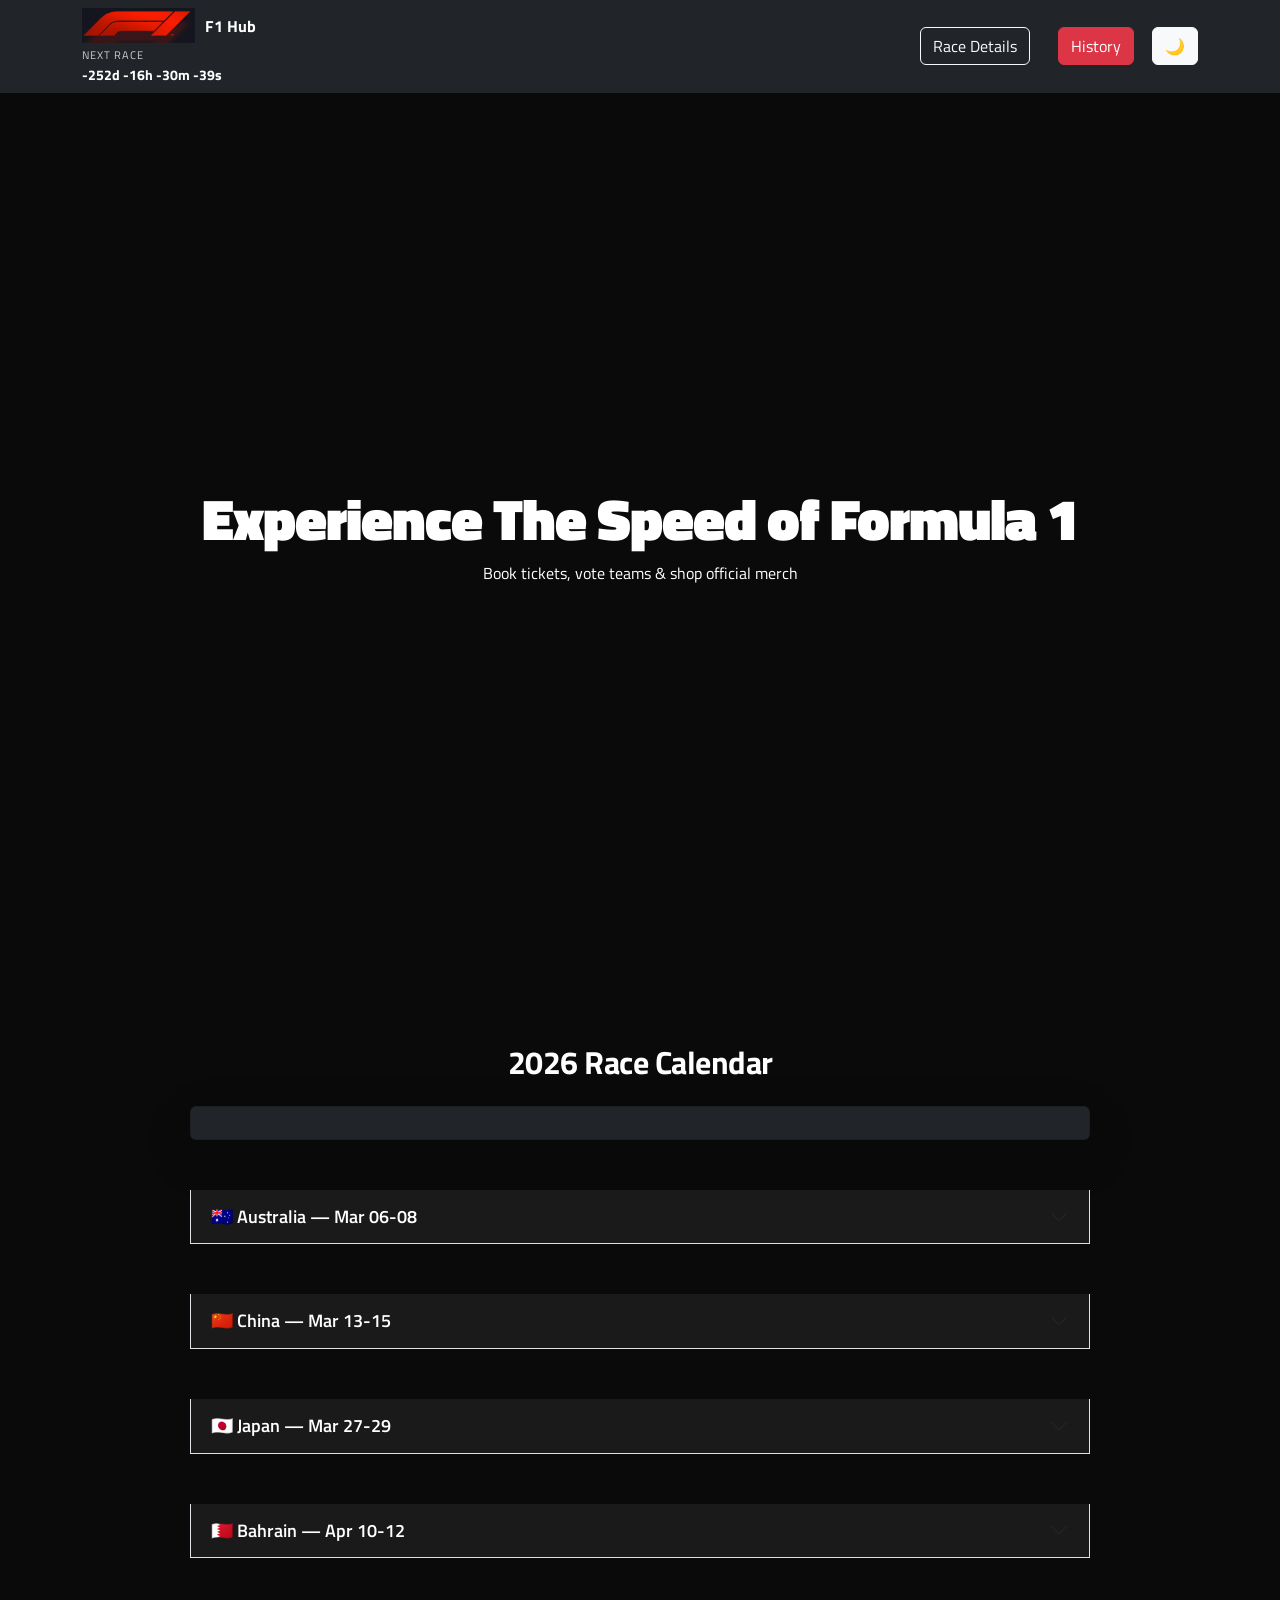
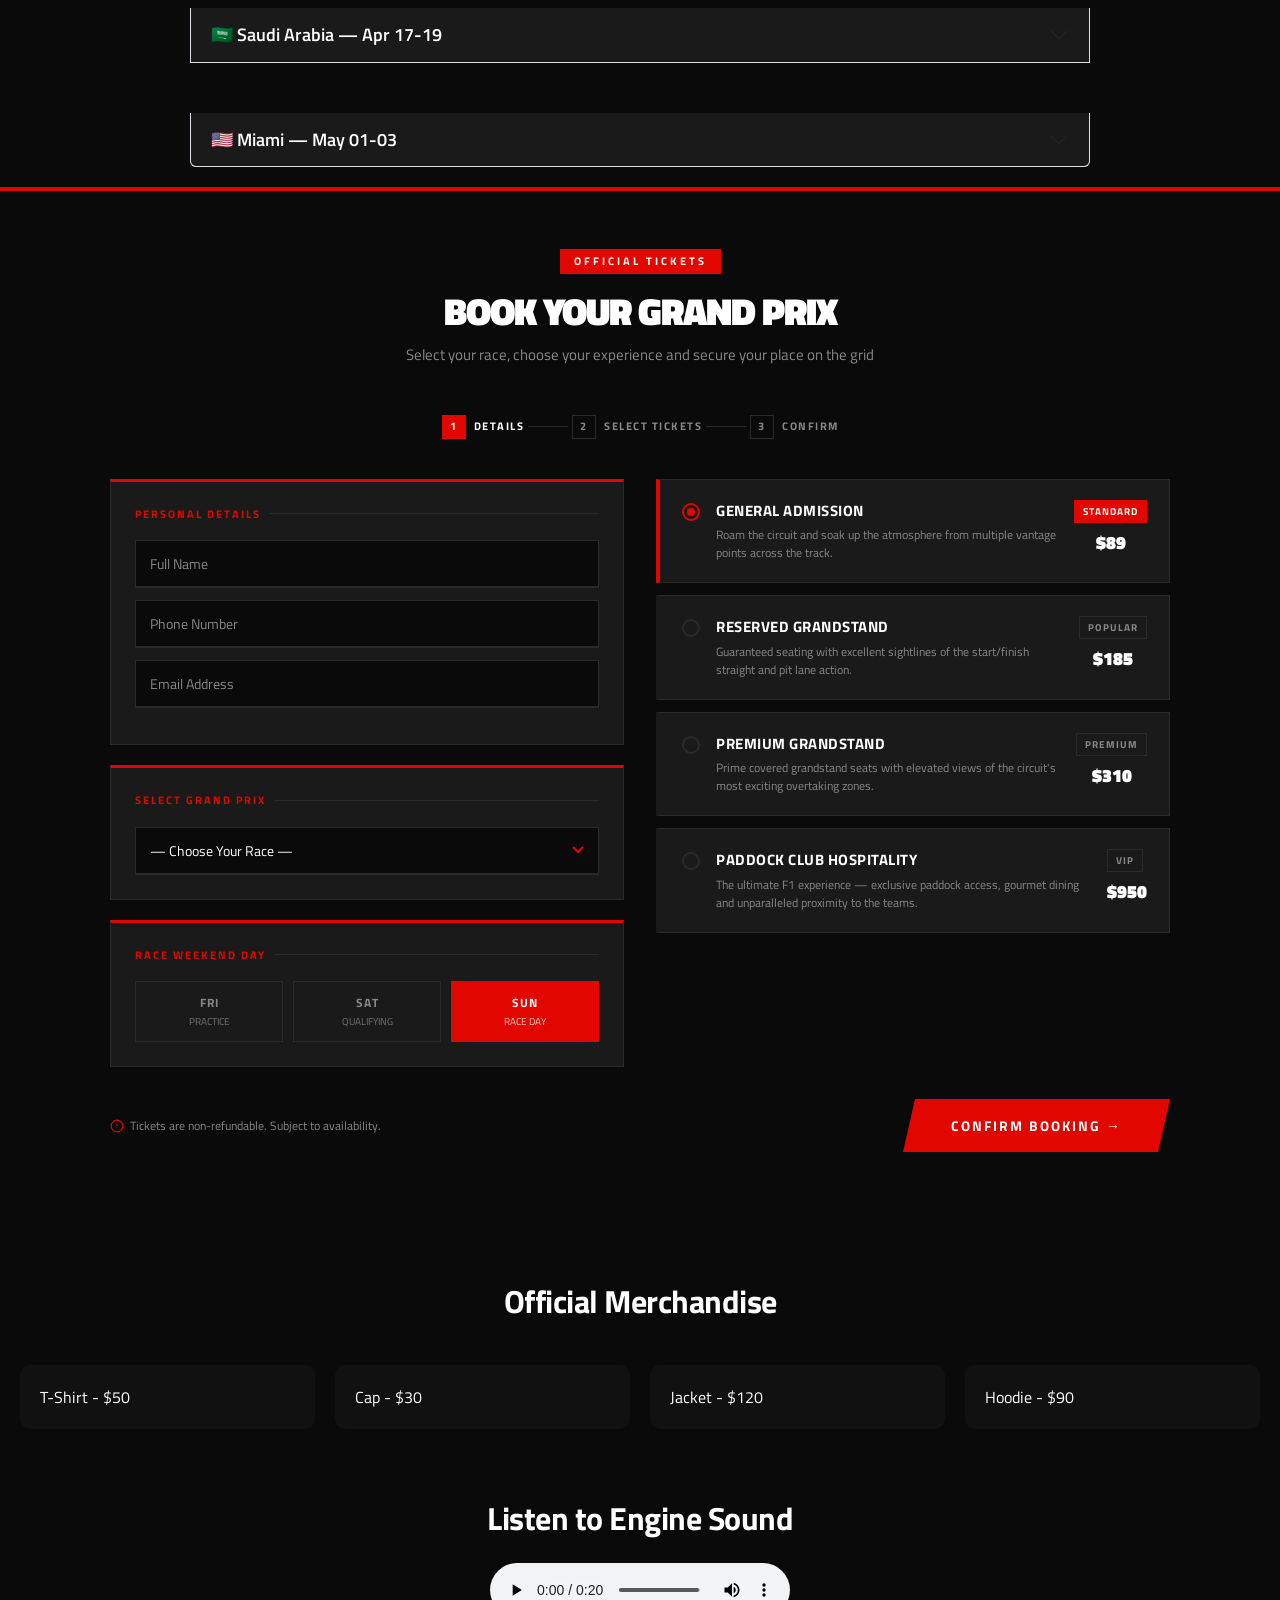
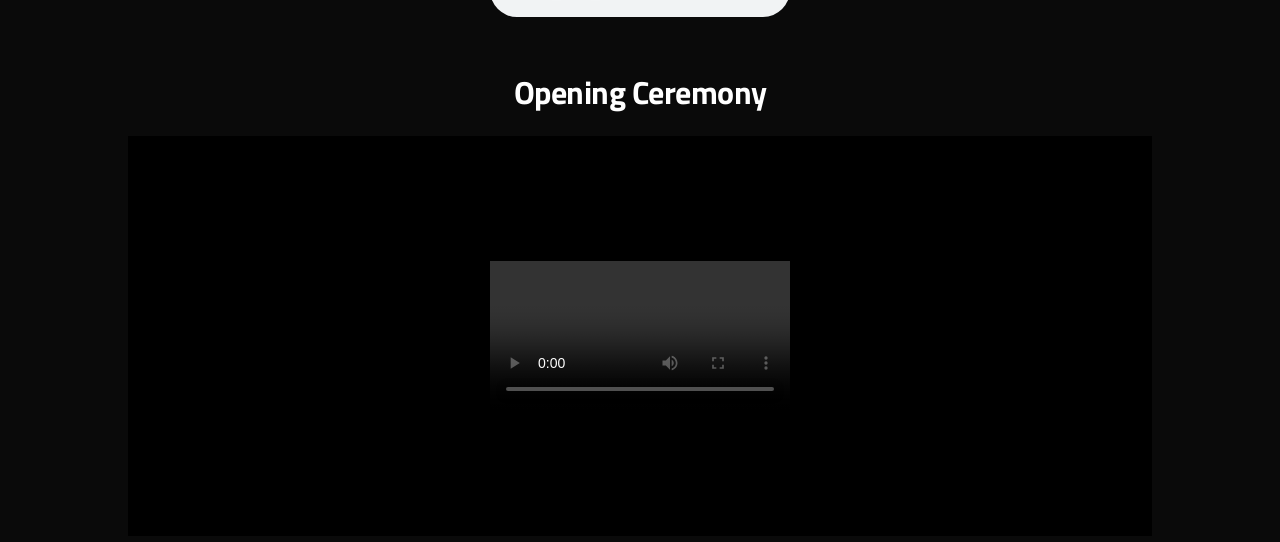
<file: index.html>
<!DOCTYPE html>
<html lang="en">
<head>
<meta charset="UTF-8">
<meta name="viewport" content="width=device-width, initial-scale=1.0">
<title>Project-2</title>

<link href="https://cdn.jsdelivr.net/npm/bootstrap@5.3.2/dist/css/bootstrap.min.css" rel="stylesheet">
<link href="https://fonts.googleapis.com/css2?family=Titillium+Web:wght@300;400;600;700;900&display=swap" rel="stylesheet">

<link rel="stylesheet" href="style.css">
</head>

<body>

<nav class="navbar navbar-dark bg-dark">
  <div class="container d-flex justify-content-between align-items-center">
    <div class="d-flex flex-column">
      <div class="d-flex align-items-center">
        <img src="f1-logo.png" height="35" style="margin-right:10px;">
        <span class="text-white fw-bold">F1 Hub</span>
      </div>
      <div class="text-white mt-1">
        <div style="font-size:11px; color:rgb(209, 207, 207); letter-spacing:1px;">NEXT RACE</div>
        <div id="raceTimer" style="font-weight:bold; font-size:14px;"></div>
      </div>
    </div>
    <div class="d-flex align-items-center gap-2">
      <a href="race-details.html" target="_blank" class="btn btn-outline-light">Race Details</a>
      <a href="winners1.html" target="_blank" class="btn btn-danger">History</a>
      <button class="btn btn-light" onclick="toggleTheme()">🌙</button>
    </div>
  </div>
</nav>

<section class="hero">
  <video autoplay muted loop playsinline>
    <source src="Five_Epic_Lewis_Hamilton_vs._Max_Verstappen_Duels_720P.mp4" type="video/mp4">
  </video>
  <div>
    <h1>Experience The Speed of Formula 1</h1>
    <p>Book tickets, vote teams & shop official merch</p>
  </div>
</section>

<section class="container ">
<h2 class="text-center">2026 Race Calendar</h2>
<div class="accordion" id="raceCalendar">
<div class="card bg-dark text-white shadow-lg p-3"></div>

<div class="accordion-item">
<h2 class="accordion-header">
<button class="accordion-button collapsed" data-bs-toggle="collapse" data-bs-target="#race1">🇦🇺 Australia — Mar 06-08</button>
</h2>
<div id="race1" class="accordion-collapse collapse" data-bs-parent="#raceCalendar">
<div class="accordion-body">Friday: Practice <br>Saturday: Qualifying <br>Sunday: Race</div>
</div>
</div>

<div class="accordion-item">
<h2 class="accordion-header">
<button class="accordion-button collapsed" data-bs-toggle="collapse" data-bs-target="#race2">🇨🇳 China — Mar 13-15</button>
</h2>
<div id="race2" class="accordion-collapse collapse" data-bs-parent="#raceCalendar">
<div class="accordion-body">Friday: Practice <br>Saturday: Qualifying <br>Sunday: Race</div>
</div>
</div>

<div class="accordion-item">
<h2 class="accordion-header">
<button class="accordion-button collapsed" data-bs-toggle="collapse" data-bs-target="#race3">🇯🇵 Japan — Mar 27-29</button>
</h2>
<div id="race3" class="accordion-collapse collapse" data-bs-parent="#raceCalendar">
<div class="accordion-body">Friday: Practice <br>Saturday: Qualifying <br>Sunday: Race</div>
</div>
</div>

<div class="accordion-item">
<h2 class="accordion-header">
<button class="accordion-button collapsed" data-bs-toggle="collapse" data-bs-target="#race4">🇧🇭 Bahrain — Apr 10-12</button>
</h2>
<div id="race4" class="accordion-collapse collapse" data-bs-parent="#raceCalendar">
<div class="accordion-body">Friday: Practice <br>Saturday: Qualifying <br>Sunday: Race</div>
</div>
</div>

<div class="accordion-item">
<h2 class="accordion-header">
<button class="accordion-button collapsed" data-bs-toggle="collapse" data-bs-target="#race5">🇸🇦 Saudi Arabia — Apr 17-19</button>
</h2>
<div id="race5" class="accordion-collapse collapse" data-bs-parent="#raceCalendar">
<div class="accordion-body">Friday: Practice <br>Saturday: Qualifying <br>Sunday: Race</div>
</div>
</div>

<div class="accordion-item">
<h2 class="accordion-header">
<button class="accordion-button collapsed" data-bs-toggle="collapse" data-bs-target="#race6">🇺🇸 Miami — May 01-03</button>
</h2>
<div id="race6" class="accordion-collapse collapse" data-bs-parent="#raceCalendar">
<div class="accordion-body">Friday: Practice <br>Saturday: Qualifying <br>Sunday: Race</div>
</div>
</div>
</div>
</section>


<section class="booking-section">

  <div class="booking-header">
    <div class="section-tag">Official Tickets</div>
    <h2>Book Your Grand Prix</h2>
    <p>Select your race, choose your experience and secure your place on the grid</p>
  </div>

  <div class="booking-steps">
    <div class="step active">
      <div class="step-num">1</div>
      <span>Details</span>
    </div>
    <div class="step-line"></div>
    <div class="step">
      <div class="step-num">2</div>
      <span>Select Tickets</span>
    </div>
    <div class="step-line"></div>
    <div class="step">
      <div class="step-num">3</div>
      <span>Confirm</span>
    </div>
  </div>

  <div class="booking-wrapper">

    <div class="booking-left">

      <div class="form-block">
        <div class="form-block-title">Personal Details</div>
        <input type="text" class="f1-input" id="inputName" placeholder="Full Name" required>
        <input type="tel" class="f1-input" placeholder="Phone Number" required>
        <input type="email" class="f1-input" placeholder="Email Address" required>
      </div>

      <div class="form-block">
        <div class="form-block-title">Select Grand Prix</div>
        <select class="f1-select">
          <option value="" disabled selected>— Choose Your Race —</option>
          <option>🇲🇨 Monaco Grand Prix</option>
          <option>🇬🇧 British Grand Prix — Silverstone</option>
          <option>🇦🇪 Abu Dhabi Grand Prix</option>
          <option>🇳🇱 Dutch Grand Prix — Zandvoort</option>
        </select>
      </div>

      <div class="form-block">
        <div class="form-block-title">Race Weekend Day</div>
        <div class="day-grid">
          <div class="day-pill">
            <input type="radio" name="day" id="dayFri">
            <label for="dayFri">FRI<span class="day-sub">Practice</span></label>
          </div>
          <div class="day-pill">
            <input type="radio" name="day" id="daySat">
            <label for="daySat">SAT<span class="day-sub">Qualifying</span></label>
          </div>
          <div class="day-pill">
            <input type="radio" name="day" id="daySun" checked>
            <label for="daySun">SUN<span class="day-sub">Race Day</span></label>
          </div>
        </div>
      </div>

    </div>

    <div class="booking-right">

      <div class="ticket-card selected" onclick="selectTicket(this)">
        <input type="radio" name="type" class="ticket-radio" value="ga" checked>
        <div class="ticket-dot"></div>
        <div class="ticket-info">
          <div class="ticket-name">General Admission</div>
          <div class="ticket-desc">Roam the circuit and soak up the atmosphere from multiple vantage points across the track.</div>
        </div>
        <div style="display:flex;flex-direction:column;align-items:flex-end;gap:6px;">
          <div class="ticket-badge">Standard</div>
          <div class="ticket-price">$89</div>
        </div>
      </div>

      <div class="ticket-card" onclick="selectTicket(this)">
        <input type="radio" name="type" class="ticket-radio" value="reserved">
        <div class="ticket-dot"></div>
        <div class="ticket-info">
          <div class="ticket-name">Reserved Grandstand</div>
          <div class="ticket-desc">Guaranteed seating with excellent sightlines of the start/finish straight and pit lane action.</div>
        </div>
        <div style="display:flex;flex-direction:column;align-items:flex-end;gap:6px;">
          <div class="ticket-badge">Popular</div>
          <div class="ticket-price">$185</div>
        </div>
      </div>

      <div class="ticket-card" onclick="selectTicket(this)">
        <input type="radio" name="type" class="ticket-radio" value="grandstand">
        <div class="ticket-dot"></div>
        <div class="ticket-info">
          <div class="ticket-name">Premium Grandstand</div>
          <div class="ticket-desc">Prime covered grandstand seats with elevated views of the circuit's most exciting overtaking zones.</div>
        </div>
        <div style="display:flex;flex-direction:column;align-items:flex-end;gap:6px;">
          <div class="ticket-badge">Premium</div>
          <div class="ticket-price">$310</div>
        </div>
      </div>

      <div class="ticket-card" onclick="selectTicket(this)">
        <input type="radio" name="type" class="ticket-radio" value="hospitality">
        <div class="ticket-dot"></div>
        <div class="ticket-info">
          <div class="ticket-name">Paddock Club Hospitality</div>
          <div class="ticket-desc">The ultimate F1 experience — exclusive paddock access, gourmet dining and unparalleled proximity to the teams.</div>
        </div>
        <div style="display:flex;flex-direction:column;align-items:flex-end;gap:6px;">
          <div class="ticket-badge">VIP</div>
          <div class="ticket-price">$950</div>
        </div>
      </div>

    </div>
  </div>

  <div class="booking-submit-row">
    <div class="booking-note">
      <svg width="14" height="14" viewBox="0 0 24 24" fill="none" stroke="#e10600" stroke-width="2"><circle cx="12" cy="12" r="10"/><line x1="12" y1="8" x2="12" y2="12"/><line x1="12" y1="16" x2="12.01" y2="16"/></svg>
      Tickets are non-refundable. Subject to availability.
    </div>
    <button class="f1-submit-btn" onclick="handleBooking()">Confirm Booking</button>
  </div>

</section>

<section class="mt-5">
<h2 class="text-center">Official Merchandise</h2>
<div class="grid-container">
<div class="card-custom">T-Shirt - $50</div>
<div class="card-custom">Cap - $30</div>
<div class="card-custom">Jacket - $120</div>
<div class="card-custom">Hoodie - $90</div>
</div>
</section>

<section class="text-center mt-5">
<h2>Listen to Engine Sound</h2>
<audio controls>
<source src="Mdqskv0zbM1KiIW.mp3" type="audio/mpeg">
</audio>
</section>

<section class="text-center mt-5">
<h2>Opening Ceremony</h2>
<iframe width="80%" height="400"
src="F1 Drivers ROASTED  The Best of F1 75 LIVE Host Jack Whitehall - FORMULA 1 (720p, h264).mp4"
allowfullscreen></iframe>
</section>


<script src="js1.js"></script>
<script src="https://cdn.jsdelivr.net/npm/bootstrap@5.3.2/dist/js/bootstrap.bundle.min.js"></script>
</body>
</html>
</file>
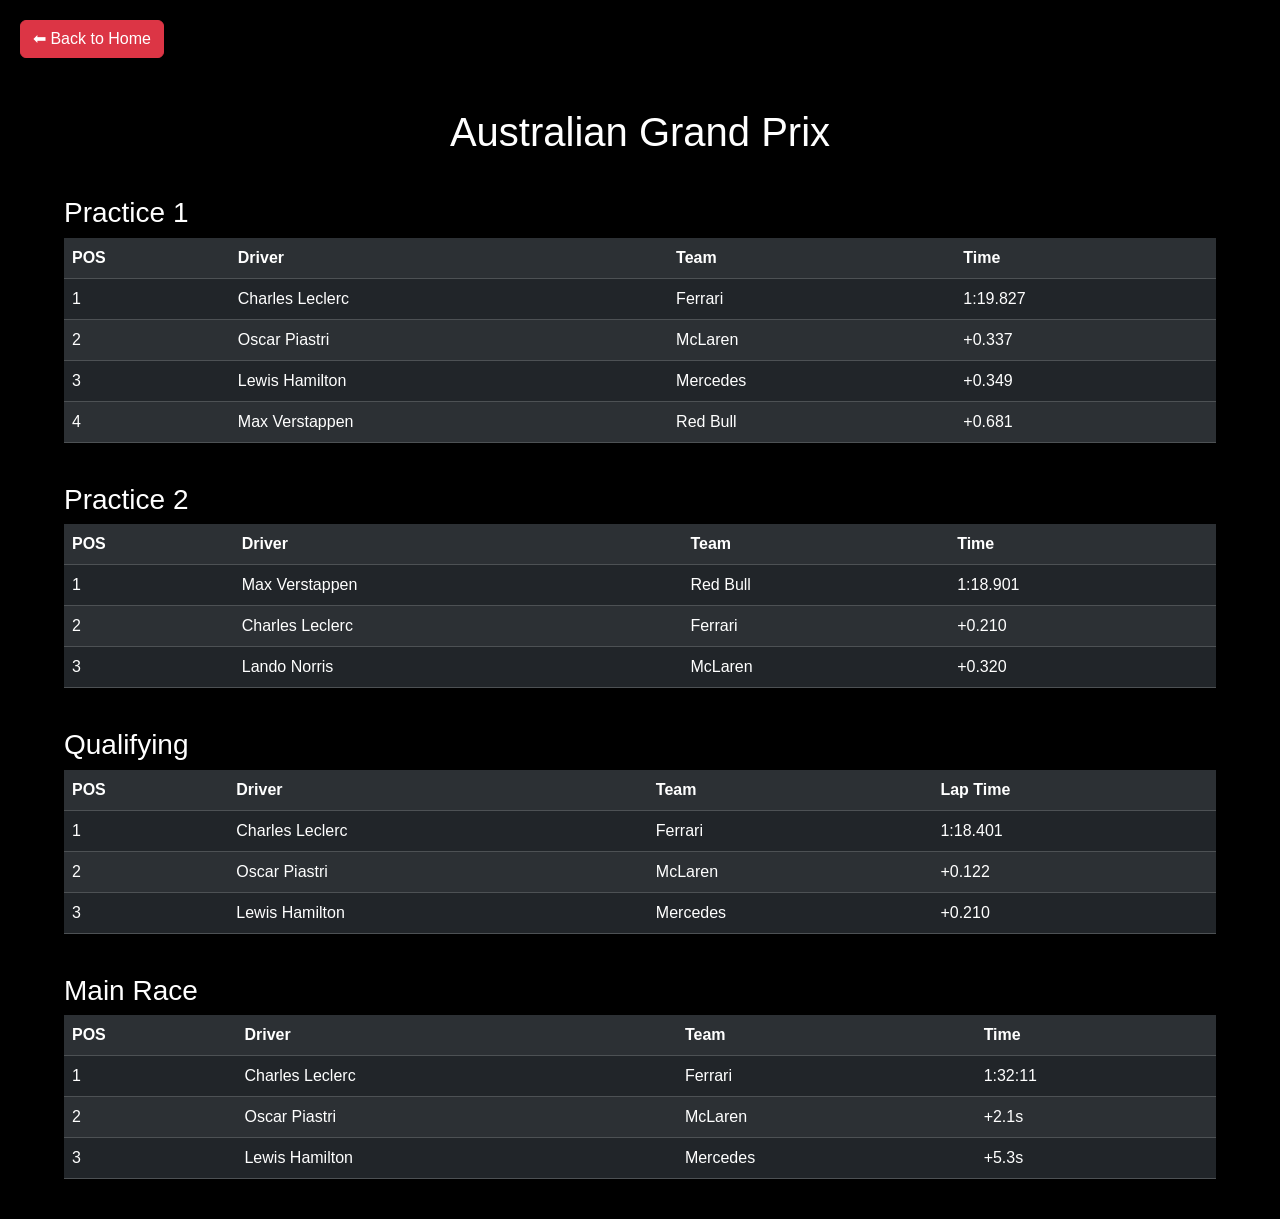
<file: race-details.html>
<!DOCTYPE html>
<html lang="en">
<head>
<meta charset="UTF-8">
<meta name="viewport" content="width=device-width, initial-scale=1.0">
<title>Race Details</title>

<link href="https://cdn.jsdelivr.net/npm/bootstrap@5.3.2/dist/css/bootstrap.min.css" rel="stylesheet">

<style>

body{
background:black;
color:white;
font-family:Arial;
}

h1{
text-align:center;
margin-top:30px;
}

.session{
margin:40px auto;
width:90%;
}

table{
background:#111;
}

th{
color:red;
}

tr:hover{
background:rgba(255,0,0,0.2);
transition:0.3s;
}

.back{
margin:20px;
}

</style>
</head>

<body>

<a href="index.html" class="btn btn-danger back">⬅ Back to Home</a>

<h1>Australian Grand Prix</h1>



<div class="session">

<h3>Practice 1</h3>

<table class="table table-dark table-striped">
<tr>
<th>POS</th>
<th>Driver</th>
<th>Team</th>
<th>Time</th>
</tr>

<tr>
<td>1</td>
<td>Charles Leclerc</td>
<td>Ferrari</td>
<td>1:19.827</td>
</tr>

<tr>
<td>2</td>
<td>Oscar Piastri</td>
<td>McLaren</td>
<td>+0.337</td>
</tr>

<tr>
<td>3</td>
<td>Lewis Hamilton</td>
<td>Mercedes</td>
<td>+0.349</td>
</tr>

<tr>
<td>4</td>
<td>Max Verstappen</td>
<td>Red Bull</td>
<td>+0.681</td>
</tr>

</table>

</div>



<div class="session">

<h3>Practice 2</h3>

<table class="table table-dark table-striped">

<tr>
<th>POS</th>
<th>Driver</th>
<th>Team</th>
<th>Time</th>
</tr>

<tr>
<td>1</td>
<td>Max Verstappen</td>
<td>Red Bull</td>
<td>1:18.901</td>
</tr>

<tr>
<td>2</td>
<td>Charles Leclerc</td>
<td>Ferrari</td>
<td>+0.210</td>
</tr>

<tr>
<td>3</td>
<td>Lando Norris</td>
<td>McLaren</td>
<td>+0.320</td>
</tr>

</table>

</div>



<div class="session">

<h3>Qualifying</h3>

<table class="table table-dark table-striped">

<tr>
<th>POS</th>
<th>Driver</th>
<th>Team</th>
<th>Lap Time</th>
</tr>

<tr>
<td>1</td>
<td>Charles Leclerc</td>
<td>Ferrari</td>
<td>1:18.401</td>
</tr>

<tr>
<td>2</td>
<td>Oscar Piastri</td>
<td>McLaren</td>
<td>+0.122</td>
</tr>

<tr>
<td>3</td>
<td>Lewis Hamilton</td>
<td>Mercedes</td>
<td>+0.210</td>
</tr>

</table>

</div>


<div class="session">

<h3>Main Race</h3>

<table class="table table-dark table-striped">

<tr>
<th>POS</th>
<th>Driver</th>
<th>Team</th>
<th>Time</th>
</tr>

<tr>
<td>1</td>
<td>Charles Leclerc</td>
<td>Ferrari</td>
<td>1:32:11</td>
</tr>

<tr>
<td>2</td>
<td>Oscar Piastri</td>
<td>McLaren</td>
<td>+2.1s</td>
</tr>

<tr>
<td>3</td>
<td>Lewis Hamilton</td>
<td>Mercedes</td>
<td>+5.3s</td>
</tr>

</table>

</div>

</body>
</html>
</file>
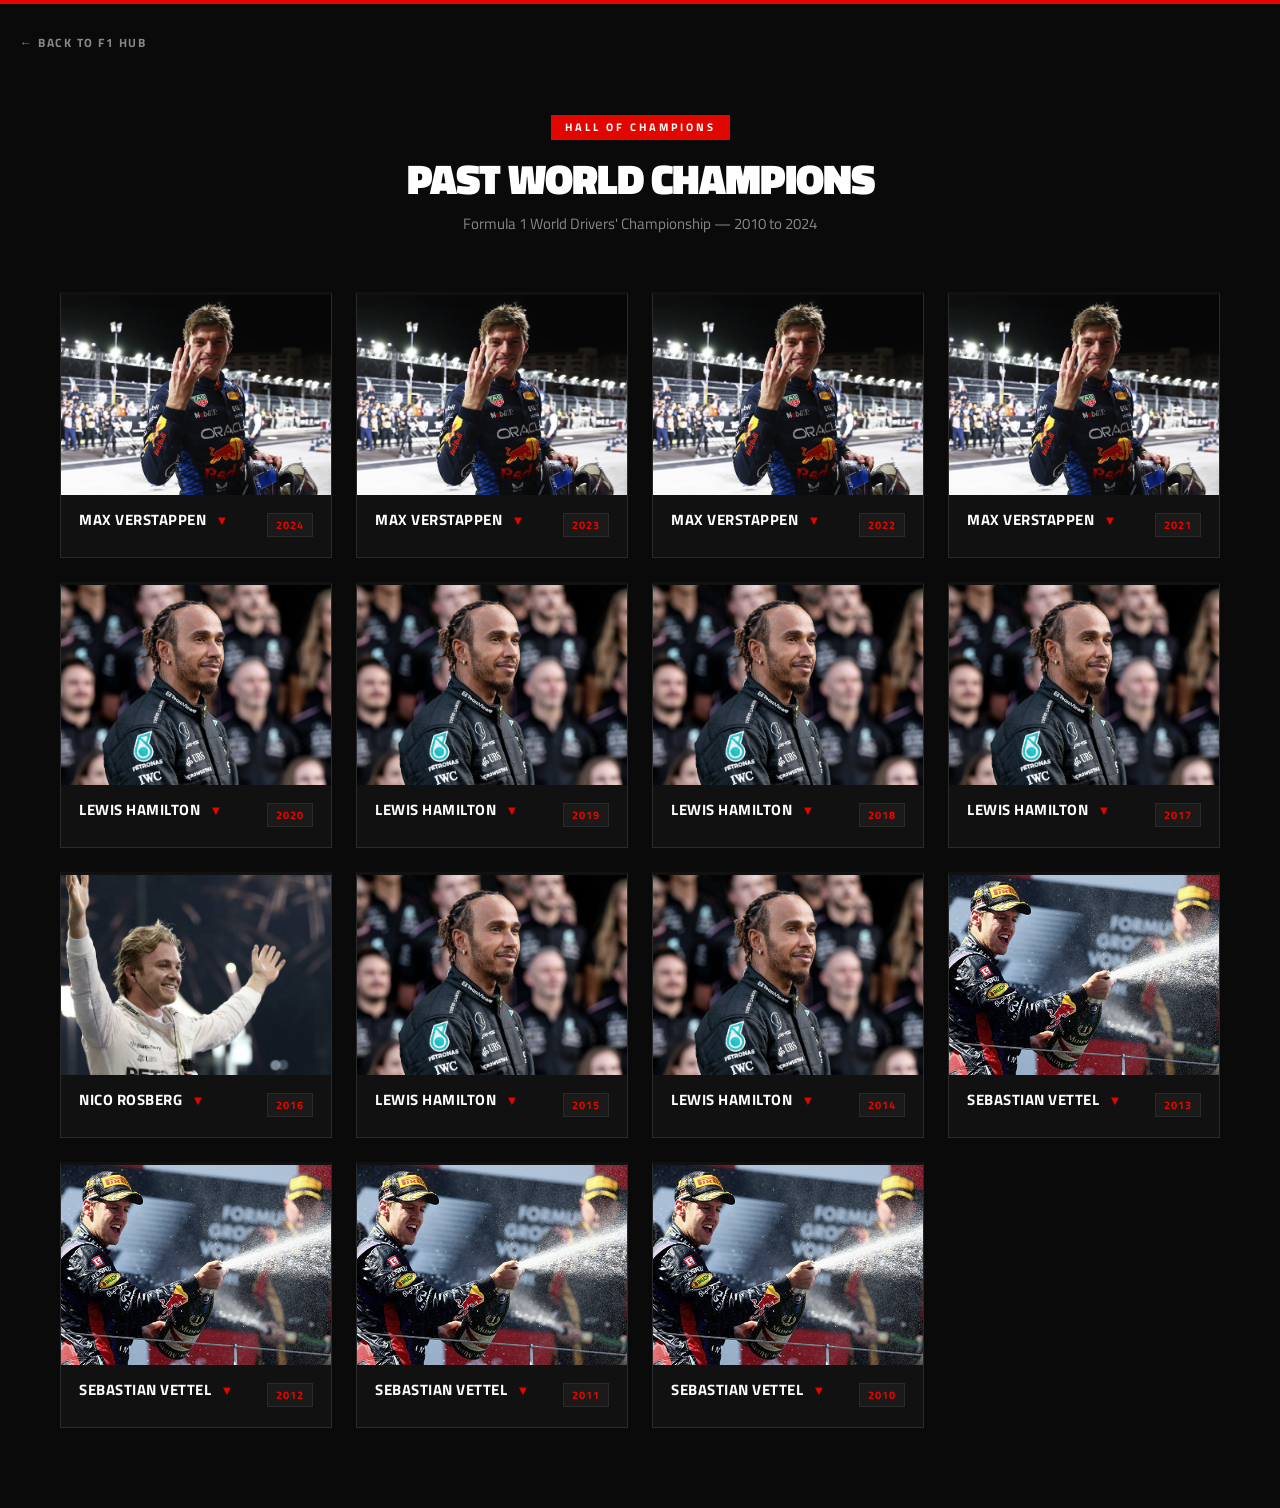
<file: winners1.html>
<!DOCTYPE html>
<html lang="en">
<head>
  <meta charset="UTF-8">
  <meta name="viewport" content="width=device-width, initial-scale=1">
  <title>F1 Champions — Past Winners</title>

  <link href="https://cdn.jsdelivr.net/npm/bootstrap@5.3.3/dist/css/bootstrap.min.css" rel="stylesheet">
  
  <link href="https://fonts.googleapis.com/css2?family=Titillium+Web:wght@300;400;600;700;900&display=swap" rel="stylesheet">

  <style>

    /* ── Base ── */
    * { box-sizing: border-box; margin: 0; padding: 0; }

    body {
      background: #0a0a0a;
      color: white;
      font-family: 'Titillium Web', Arial, sans-serif;
      overflow-x: hidden;
    }

    /* ── Top red accent line (matches main site booking section) ── */
    body::before {
      content: '';
      display: block;
      height: 4px;
      background: #e10600;
    }

    /* ── Header ── */
    .page-header {
      text-align: center;
      padding: 60px 20px 40px;
    }

    /* Small red tag above the title */
    .section-tag {
      display: inline-block;
      background: #e10600;
      color: white;
      font-size: 11px;
      font-weight: 700;
      letter-spacing: 3px;
      text-transform: uppercase;
      padding: 4px 14px;
      margin-bottom: 14px;
    }

    .page-header h1 {
      font-size: 2.6rem;
      font-weight: 900;
      text-transform: uppercase;
      letter-spacing: -1px;
      margin-bottom: 10px;
    }

    .page-header p {
      color: #888;
      font-size: 15px;
    }

    /* ── Cards Grid ── */
    .cards-section {
      max-width: 1200px;
      margin: 0 auto;
      padding: 0 20px 80px;
    }

    /* ── Each Winner Card ── */
    .winner-card {
      background: #111;
      border: 1px solid #2a2a2a;
      border-top: 3px solid transparent;   /* red border appears on hover/open */
      overflow: hidden;
      transition: transform 0.3s, border-color 0.3s;
      height: 100%;
    }

    .winner-card:hover {
      transform: translateY(-6px);
      border-top-color: #e10600;
    }

    /* Driver photo */
    .winner-card img {
      width: 100%;
      height: 200px;
      object-fit: cover;
      display: block;
      filter: grayscale(20%);              /* slight desaturate for editorial feel */
      transition: filter 0.3s;
    }

    .winner-card:hover img {
      filter: grayscale(0%);               /* full color on hover */
    }

    /* Text area */
    .card-body {
      padding: 16px 18px 18px;
    }

    /* Year badge in top-right of card body */
    .year-badge {
      float: right;
      background: #1a1a1a;
      border: 1px solid #2a2a2a;
      color: #e10600;
      font-size: 11px;
      font-weight: 700;
      letter-spacing: 1px;
      padding: 3px 8px;
      margin-top: 2px;
    }

    /* Driver name */
    .card-body h5 {
      font-size: 15px;
      font-weight: 700;
      text-transform: uppercase;
      letter-spacing: 0.5px;
      margin-bottom: 10px;
    }

    /* Clickable arrow toggle */
    .arrow {
      cursor: pointer;
      font-size: 13px;
      color: #e10600;
      margin-left: 6px;
      user-select: none;                   /* prevents text highlight when clicking */
    }

    /* Divider line above details */
    .details {
      display: none;                       /* hidden by default, shown on click */
      border-top: 1px solid #2a2a2a;
      padding-top: 10px;
      margin-top: 4px;
    }

    /* Each detail row (Team, Wins) */
    .detail-row {
      display: flex;
      justify-content: space-between;
      font-size: 12px;
      padding: 4px 0;
      border-bottom: 1px solid #1e1e1e;
    }

    .detail-row:last-child { border-bottom: none; }

    /* Label on the left */
    .detail-label {
      color: #888;
      font-weight: 600;
      letter-spacing: 1px;
      text-transform: uppercase;
      font-size: 10px;
    }

    /* Value on the right */
    .detail-value {
      font-weight: 700;
      color: white;
    }

    /* ── Back link ── */
    .back-link {
      display: inline-flex;
      align-items: center;
      gap: 6px;
      color: #888;
      font-size: 12px;
      font-weight: 700;
      letter-spacing: 1.5px;
      text-transform: uppercase;
      text-decoration: none;
      margin: 30px 20px 0;
      transition: color 0.2s;
    }

    .back-link:hover { color: #e10600; }

  </style>
</head>

<body>

  <!-- Back to main site -->
  <a href="index.html" class="back-link">← Back to F1 Hub</a>

  <!-- Page Header -->
  <div class="page-header">
    <div class="section-tag">Hall of Champions</div>
    <h1>Past World Champions</h1>
    <p>Formula 1 World Drivers' Championship — 2010 to 2024</p>
  </div>

  <!-- Cards Grid -->
  <div class="cards-section">
    <div class="row g-4">


      <!-- CARD: Verstappen 2024 -->
      <div class="col-md-3 col-sm-6">
        <div class="winner-card">
          <img src="max-verstapen-2024-f1-world-champion-four.avif" alt="Max Verstappen">
          <div class="card-body">
            <span class="year-badge">2024</span>
            <h5>Max Verstappen <span class="arrow" onclick="toggleDetails(this)">▼</span></h5>
            <div class="details">
              <div class="detail-row">
                <span class="detail-label">Team</span>
                <span class="detail-value">Red Bull Racing</span>
              </div>
              <div class="detail-row">
                <span class="detail-label">Wins</span>
                <span class="detail-value">9</span>
              </div>
            </div>
          </div>
        </div>
      </div>

      <!-- CARD: Verstappen 2023 -->
      <div class="col-md-3 col-sm-6">
        <div class="winner-card">
          <img src="max-verstapen-2024-f1-world-champion-four.avif" alt="Max Verstappen">
          <div class="card-body">
            <span class="year-badge">2023</span>
            <h5>Max Verstappen <span class="arrow" onclick="toggleDetails(this)">▼</span></h5>
            <div class="details">
              <div class="detail-row">
                <span class="detail-label">Team</span>
                <span class="detail-value">Red Bull Racing</span>
              </div>
              <div class="detail-row">
                <span class="detail-label">Wins</span>
                <span class="detail-value">19</span>
              </div>
            </div>
          </div>
        </div>
      </div>

      <!-- CARD: Verstappen 2022 -->
      <div class="col-md-3 col-sm-6">
        <div class="winner-card">
          <img src="max-verstapen-2024-f1-world-champion-four.avif" alt="Max Verstappen">
          <div class="card-body">
            <span class="year-badge">2022</span>
            <h5>Max Verstappen <span class="arrow" onclick="toggleDetails(this)">▼</span></h5>
            <div class="details">
              <div class="detail-row">
                <span class="detail-label">Team</span>
                <span class="detail-value">Red Bull Racing</span>
              </div>
              <div class="detail-row">
                <span class="detail-label">Wins</span>
                <span class="detail-value">15</span>
              </div>
            </div>
          </div>
        </div>
      </div>

      <!-- CARD: Verstappen 2021 -->
      <div class="col-md-3 col-sm-6">
        <div class="winner-card">
          <img src="max-verstapen-2024-f1-world-champion-four.avif" alt="Max Verstappen">
          <div class="card-body">
            <span class="year-badge">2021</span>
            <h5>Max Verstappen <span class="arrow" onclick="toggleDetails(this)">▼</span></h5>
            <div class="details">
              <div class="detail-row">
                <span class="detail-label">Team</span>
                <span class="detail-value">Red Bull Racing</span>
              </div>
              <div class="detail-row">
                <span class="detail-label">Wins</span>
                <span class="detail-value">10</span>
              </div>
            </div>
          </div>
        </div>
      </div>

      <!-- CARD: Hamilton 2020 -->
      <div class="col-md-3 col-sm-6">
        <div class="winner-card">
          <img src="GettyImages-1809465054-d8535473954e4a98b072d182949e0eff.jpg" alt="Lewis Hamilton">
          <div class="card-body">
            <span class="year-badge">2020</span>
            <h5>Lewis Hamilton <span class="arrow" onclick="toggleDetails(this)">▼</span></h5>
            <div class="details">
              <div class="detail-row">
                <span class="detail-label">Team</span>
                <span class="detail-value">Mercedes</span>
              </div>
              <div class="detail-row">
                <span class="detail-label">Wins</span>
                <span class="detail-value">11</span>
              </div>
            </div>
          </div>
        </div>
      </div>

      <!-- CARD: Hamilton 2019 -->
      <div class="col-md-3 col-sm-6">
        <div class="winner-card">
          <img src="GettyImages-1809465054-d8535473954e4a98b072d182949e0eff.jpg" alt="Lewis Hamilton">
          <div class="card-body">
            <span class="year-badge">2019</span>
            <h5>Lewis Hamilton <span class="arrow" onclick="toggleDetails(this)">▼</span></h5>
            <div class="details">
              <div class="detail-row">
                <span class="detail-label">Team</span>
                <span class="detail-value">Mercedes</span>
              </div>
              <div class="detail-row">
                <span class="detail-label">Wins</span>
                <span class="detail-value">11</span>
              </div>
            </div>
          </div>
        </div>
      </div>

      <!-- CARD: Hamilton 2018 -->
      <div class="col-md-3 col-sm-6">
        <div class="winner-card">
          <img src="GettyImages-1809465054-d8535473954e4a98b072d182949e0eff.jpg" alt="Lewis Hamilton">
          <div class="card-body">
            <span class="year-badge">2018</span>
            <h5>Lewis Hamilton <span class="arrow" onclick="toggleDetails(this)">▼</span></h5>
            <div class="details">
              <div class="detail-row">
                <span class="detail-label">Team</span>
                <span class="detail-value">Mercedes</span>
              </div>
              <div class="detail-row">
                <span class="detail-label">Wins</span>
                <span class="detail-value">11</span>
              </div>
            </div>
          </div>
        </div>
      </div>

      <!-- CARD: Hamilton 2017 -->
      <div class="col-md-3 col-sm-6">
        <div class="winner-card">
          <img src="GettyImages-1809465054-d8535473954e4a98b072d182949e0eff.jpg" alt="Lewis Hamilton">
          <div class="card-body">
            <span class="year-badge">2017</span>
            <h5>Lewis Hamilton <span class="arrow" onclick="toggleDetails(this)">▼</span></h5>
            <div class="details">
              <div class="detail-row">
                <span class="detail-label">Team</span>
                <span class="detail-value">Mercedes</span>
              </div>
              <div class="detail-row">
                <span class="detail-label">Wins</span>
                <span class="detail-value">9</span>
              </div>
            </div>
          </div>
        </div>
      </div>

      <!-- CARD: Rosberg 2016 -->
      <div class="col-md-3 col-sm-6">
        <div class="winner-card">
          <img src="rosberg-nico-abu-dhabi_3383081.jpg" alt="Nico Rosberg">
          <div class="card-body">
            <span class="year-badge">2016</span>
            <h5>Nico Rosberg <span class="arrow" onclick="toggleDetails(this)">▼</span></h5>
            <div class="details">
              <div class="detail-row">
                <span class="detail-label">Team</span>
                <span class="detail-value">Mercedes</span>
              </div>
              <div class="detail-row">
                <span class="detail-label">Wins</span>
                <span class="detail-value">9</span>
              </div>
            </div>
          </div>
        </div>
      </div>

      <!-- CARD: Hamilton 2015 -->
      <div class="col-md-3 col-sm-6">
        <div class="winner-card">
          <img src="GettyImages-1809465054-d8535473954e4a98b072d182949e0eff.jpg" alt="Lewis Hamilton">
          <div class="card-body">
            <span class="year-badge">2015</span>
            <h5>Lewis Hamilton <span class="arrow" onclick="toggleDetails(this)">▼</span></h5>
            <div class="details">
              <div class="detail-row">
                <span class="detail-label">Team</span>
                <span class="detail-value">Mercedes</span>
              </div>
              <div class="detail-row">
                <span class="detail-label">Wins</span>
                <span class="detail-value">10</span>
              </div>
            </div>
          </div>
        </div>
      </div>

      <!-- CARD: Hamilton 2014 -->
      <div class="col-md-3 col-sm-6">
        <div class="winner-card">
          <img src="GettyImages-1809465054-d8535473954e4a98b072d182949e0eff.jpg" alt="Lewis Hamilton">
          <div class="card-body">
            <span class="year-badge">2014</span>
            <h5>Lewis Hamilton <span class="arrow" onclick="toggleDetails(this)">▼</span></h5>
            <div class="details">
              <div class="detail-row">
                <span class="detail-label">Team</span>
                <span class="detail-value">Mercedes</span>
              </div>
              <div class="detail-row">
                <span class="detail-label">Wins</span>
                <span class="detail-value">11</span>
              </div>
            </div>
          </div>
        </div>
      </div>

      <!-- CARD: Vettel 2013 -->
      <div class="col-md-3 col-sm-6">
        <div class="winner-card">
          <img src="sebastian-vettel-back-in-an-f1-car-1-1687246939.jpg" alt="Sebastian Vettel">
          <div class="card-body">
            <span class="year-badge">2013</span>
            <h5>Sebastian Vettel <span class="arrow" onclick="toggleDetails(this)">▼</span></h5>
            <div class="details">
              <div class="detail-row">
                <span class="detail-label">Team</span>
                <span class="detail-value">Red Bull Racing</span>
              </div>
              <div class="detail-row">
                <span class="detail-label">Wins</span>
                <span class="detail-value">13</span>
              </div>
            </div>
          </div>
        </div>
      </div>

      <!-- CARD: Vettel 2012 -->
      <div class="col-md-3 col-sm-6">
        <div class="winner-card">
          <img src="sebastian-vettel-back-in-an-f1-car-1-1687246939.jpg" alt="Sebastian Vettel">
          <div class="card-body">
            <span class="year-badge">2012</span>
            <h5>Sebastian Vettel <span class="arrow" onclick="toggleDetails(this)">▼</span></h5>
            <div class="details">
              <div class="detail-row">
                <span class="detail-label">Team</span>
                <span class="detail-value">Red Bull Racing</span>
              </div>
              <div class="detail-row">
                <span class="detail-label">Wins</span>
                <span class="detail-value">5</span>
              </div>
            </div>
          </div>
        </div>
      </div>

      <!-- CARD: Vettel 2011 -->
      <div class="col-md-3 col-sm-6">
        <div class="winner-card">
          <img src="sebastian-vettel-back-in-an-f1-car-1-1687246939.jpg" alt="Sebastian Vettel">
          <div class="card-body">
            <span class="year-badge">2011</span>
            <h5>Sebastian Vettel <span class="arrow" onclick="toggleDetails(this)">▼</span></h5>
            <div class="details">
              <div class="detail-row">
                <span class="detail-label">Team</span>
                <span class="detail-value">Red Bull Racing</span>
              </div>
              <div class="detail-row">
                <span class="detail-label">Wins</span>
                <span class="detail-value">11</span>
              </div>
            </div>
          </div>
        </div>
      </div>

      <!-- CARD: Vettel 2010 -->
      <div class="col-md-3 col-sm-6">
        <div class="winner-card">
          <img src="sebastian-vettel-back-in-an-f1-car-1-1687246939.jpg" alt="Sebastian Vettel">
          <div class="card-body">
            <span class="year-badge">2010</span>
            <h5>Sebastian Vettel <span class="arrow" onclick="toggleDetails(this)">▼</span></h5>
            <div class="details">
              <div class="detail-row">
                <span class="detail-label">Team</span>
                <span class="detail-value">Red Bull Racing</span>
              </div>
              <div class="detail-row">
                <span class="detail-label">Wins</span>
                <span class="detail-value">5</span>
              </div>
            </div>
          </div>
        </div>
      </div>


    </div>
  </div>


  <script>

    // Runs when the ▼ arrow is clicked on a card
    function toggleDetails(element) {

      // Find the .details div inside the same card-body
      let details = element.parentElement.parentElement.querySelector(".details");

      // Toggle: show if hidden, hide if showing
      if (details.style.display === "block") {
        details.style.display = "none";
        element.innerHTML = "▼";
      } else {
        details.style.display = "block";
        element.innerHTML = "▲";
      }
    }

  </script>

</body>
</html>
</file>
<file: style.css>
:root {
  --bg-color: #0a0a0a;
  --text-color: white;
  --primary: #e10600;
  --card-bg: #111111;
  --surface: #1a1a1a;
  --border: #2a2a2a;
  --muted: #888;
}

.light-theme {
  --bg-color: #f5f5f5;
  --text-color: #111;
  --card-bg: #fff;
  --surface: #ececec;
  --border: #ddd;
  --muted: #555;
}

* { box-sizing: border-box; }

body {
  margin: 0;
  font-family: 'Titillium Web', Arial, sans-serif;
  background: var(--bg-color);
  color: var(--text-color);
  transition: 0.4s;
  overflow-x: hidden;
}

nav a {
  color: white;
  margin: 10px;
  font-weight: bold;
}

nav a:hover { 
  transform: scale(1.1);
 }

.hero {
  position: relative;
  height: 100vh;
  display: flex;
  justify-content: center;
  align-items: center;
  text-align: center;
}

.hero video {
  position: absolute;
  width: 100%;
  height: 100%;
  object-fit: cover;
  z-index: -1;
  filter: brightness(40%);
}

.hero h1 {
  font-size: calc(2rem + 2vw);
  animation: fadeIn 2s ease-in-out;
  font-weight: 900;
  letter-spacing: -1px;
}

table a { 
    color: white;
    text-decoration: none;
    font-weight: 500;
   }

table a:hover { 
  color: red; 
  text-decoration: underline;
 }
table { 
  width: 90%;
  margin: auto; 
}

.accordion { max-width: 900px;
   margin: 20px auto; 
  }
.accordion-item { 
  margin-bottom: 10px; 
}

.accordion-button {
  font-size: 18px;
  font-weight: 600;
  background: #1a1a1a;
  color: white;
  font-family: 'Titillium Web', sans-serif;
}

.accordion-button:not(.collapsed) { 
  background: red;
   color: white;
   }
.accordion-body { 
  background: #111;
   color: white; 
   font-size: 16px;
   }

tr:hover {
   background: rgba(255,0,0,0.2); 
   transition: 0.3s;
   }

.grid-container {
  display: grid;
  grid-template-columns: repeat(auto-fit, minmax(250px, 1fr));
  gap: 20px;
  padding: 20px;
}

.card-custom {
  background: var(--card-bg);
  padding: 20px;
  border-radius: 10px;
  transition: 0.4s;
}

.card-custom:hover {
   transform: translateY(-10px); 
  }

.btn-custom {
  background: var(--primary);
  color: white;
  border: none;
  padding: 10px;
  transition: 0.3s;
}

.btn-custom:hover { 
  background: rgba(255,255,255,0); 
  color: var(--primary); 
}

h2 {
  text-align: center;
  margin-top: 50px;
  margin-bottom: 25px;
  font-weight: 700;
  letter-spacing: -0.5px;
  font-family: 'Titillium Web', sans-serif;
}

@keyframes fadeIn {
  from { opacity: 0; transform: translateY(30px); }
  to { opacity: 1; transform: translateY(0); }
}

@media(max-width:768px){
     .hero h1 { font-size: 2rem; } }

.booking-section {
  background: var(--bg-color);
  padding: 60px 0 80px;
  position: relative;
}

.booking-section::before {
  content: '';
  position: absolute;
  top: 0; left: 0; right: 0;
  height: 4px;
  background: var(--primary);
}

.booking-header {
  text-align: center;
  margin-bottom: 48px;
}

.booking-header .section-tag {
  display: inline-block;
  background: var(--primary);
  color: white;
  font-size: 11px;
  font-weight: 700;
  letter-spacing: 3px;
  text-transform: uppercase;
  padding: 4px 14px;
  margin-bottom: 14px;
}

.booking-header h2 {
  font-size: 2.4rem;
  font-weight: 900;
  text-transform: uppercase;
  letter-spacing: -1px;
  margin: 0 0 10px;
}

.booking-header p {
  color: var(--muted);
  font-size: 15px;
  margin: 0;
}

.booking-wrapper {
  max-width: 1100px;
  margin: 0 auto;
  padding: 0 20px;
  display: grid;
  grid-template-columns: 1fr 1fr;
  gap: 32px;
  align-items: start;
}

@media(max-width: 860px) {
  .booking-wrapper { 
    grid-template-columns: 1fr;
   }
}

.booking-left {
  display: flex;
  flex-direction: column;
  gap: 20px;
}

.form-block {
  background: var(--surface);
  border: 1px solid var(--border);
  border-top: 3px solid var(--primary);
  padding: 24px;
}

.form-block-title {
  font-size: 11px;
  font-weight: 700;
  letter-spacing: 2px;
  text-transform: uppercase;
  color: var(--primary);
  margin-bottom: 18px;
  display: flex;
  align-items: center;
  gap: 8px;
}

.form-block-title::after {
  content: '';
  flex: 1;
  height: 1px;
  background: var(--border);
}

.f1-input {
  width: 100%;
  background: var(--bg-color);
  border: 1px solid var(--border);
  border-bottom: 2px solid var(--border);
  color: var(--text-color);
  padding: 12px 14px;
  font-family: 'Titillium Web', sans-serif;
  font-size: 14px;
  outline: none;
  transition: border-color 0.2s;
  margin-bottom: 12px;
  display: block;
}

.f1-input:focus {
  border-bottom-color: var(--primary);
  background: var(--card-bg);
}

.f1-input::placeholder { color: var(--muted); }

.f1-select {
  width: 100%;
  background: var(--bg-color);
  border: 1px solid var(--border);
  border-bottom: 2px solid var(--border);
  color: var(--text-color);
  padding: 12px 14px;
  font-family: 'Titillium Web', sans-serif;
  font-size: 14px;
  outline: none;
  cursor: pointer;
  appearance: none;
  -webkit-appearance: none;
  background-image: url("data:image/svg+xml,%3Csvg xmlns='http://www.w3.org/2000/svg' width='12' height='8' viewBox='0 0 12 8'%3E%3Cpath d='M1 1l5 5 5-5' stroke='%23e10600' stroke-width='2' fill='none'/%3E%3C/svg%3E");
  background-repeat: no-repeat;
  background-position: right 14px center;
  transition: border-color 0.2s;
}

.f1-select:focus { 
  border-bottom-color: var(--primary);
 }
.f1-select option { 
  background: #1a1a1a; 
  color: white; 
}

.day-grid {
  display: grid;
  grid-template-columns: repeat(3, 1fr);
  gap: 10px;
}

.day-pill input { 
  display: none; 
}

.day-pill label {
  display: block;
  text-align: center;
  padding: 12px 6px;
  border: 1px solid var(--border);
  font-size: 12px;
  font-weight: 700;
  letter-spacing: 1px;
  text-transform: uppercase;
  cursor: pointer;
  transition: all 0.2s;
  color: var(--muted);
}

.day-pill label:hover {
  border-color: var(--primary);
  color: var(--text-color);
}

.day-pill input:checked + label {
  background: var(--primary);
  border-color: var(--primary);
  color: white;
}

.day-sub {
  font-size: 10px;
  font-weight: 400;
  letter-spacing: 0;
  display: block;
  margin-top: 2px;
  opacity: 0.8;
}

.booking-right {
   display: flex; 
   flex-direction: column;
    gap: 12px; 
  }

.ticket-card {
  background: var(--surface);
  border: 1px solid var(--border);
  border-left: 4px solid transparent;
  padding: 20px 22px;
  cursor: pointer;
  position: relative;
  transition: border-color 0.2s, transform 0.2s;
  display: flex;
  align-items: flex-start;
  gap: 16px;
}

.ticket-card:hover {
  border-color: #555;
  transform: translateX(4px);
}

.ticket-card.selected {
  border-color: var(--border);
  border-left-color: var(--primary);
}

.ticket-radio {
   display: none;
   }

.ticket-dot {
  width: 18px;
  height: 18px;
  border: 2px solid var(--border);
  border-radius: 50%;
  margin-top: 3px;
  flex-shrink: 0;
  display: flex;
  align-items: center;
  justify-content: center;
  transition: border-color 0.2s;
}

.ticket-card.selected .ticket-dot { 
  border-color: var(--primary); 
}

.ticket-card.selected .ticket-dot::after {
  content: '';
  width: 8px;
  height: 8px;
  background: var(--primary);
  border-radius: 50%;
}

.ticket-info { 
  flex: 1; 
}

.ticket-name {
  font-size: 15px;
  font-weight: 700;
  text-transform: uppercase;
  letter-spacing: 0.5px;
  margin-bottom: 4px;
}

.ticket-desc {
  font-size: 12px;
  color: var(--muted);
  line-height: 1.5;
}

.ticket-badge {
  background: var(--surface);
  border: 1px solid var(--border);
  font-size: 10px;
  font-weight: 700;
  letter-spacing: 1px;
  text-transform: uppercase;
  padding: 3px 8px;
  color: var(--muted);
  align-self: flex-start;
  transition: all 0.2s;
}

.ticket-card.selected .ticket-badge {
  background: var(--primary);
  border-color: var(--primary);
  color: white;
}

.ticket-price {
  font-size: 18px;
  font-weight: 900;
  color: var(--text-color);
  white-space: nowrap;
  align-self: center;
}

.booking-submit-row {
  max-width: 1100px;
  margin: 32px auto 0;
  padding: 0 20px;
  display: flex;
  align-items: center;
  justify-content: space-between;
  gap: 20px;
  flex-wrap: wrap;
}

.booking-note {
  font-size: 12px;
  color: var(--muted);
  display: flex;
  align-items: center;
  gap: 6px;
}

.f1-submit-btn {
  background: var(--primary);
  color: white;
  border: none;
  padding: 16px 48px;
  font-family: 'Titillium Web', sans-serif;
  font-size: 14px;
  font-weight: 700;
  letter-spacing: 2px;
  text-transform: uppercase;
  cursor: pointer;
  transition: background 0.2s;
  clip-path: polygon(12px 0%, 100% 0%, calc(100% - 12px) 100%, 0% 100%);
}

.f1-submit-btn:hover { 
  background: #c00500; 
}
.f1-submit-btn::after { 
  content: ' →';
}

.booking-steps {
  display: flex;
  align-items: center;
  justify-content: center;
  gap: 0;
  margin-bottom: 40px;
}

.step {
  display: flex;
  align-items: center;
  gap: 8px;
  font-size: 11px;
  font-weight: 700;
  letter-spacing: 1.5px;
  text-transform: uppercase;
  color: var(--muted);
}

.step.active { 
  color: var(--text-color);
 }

.step-num {
  width: 24px;
  height: 24px;
  border: 1px solid var(--border);
  display: flex;
  align-items: center;
  justify-content: center;
  font-size: 11px;
  font-weight: 700;
}

.step.active .step-num {
  background: var(--primary);
  border-color: var(--primary);
  color: white;
}

.step-line {
  width: 40px;
  height: 1px;
  background: var(--border);
  margin: 0 4px;
}
</file>
